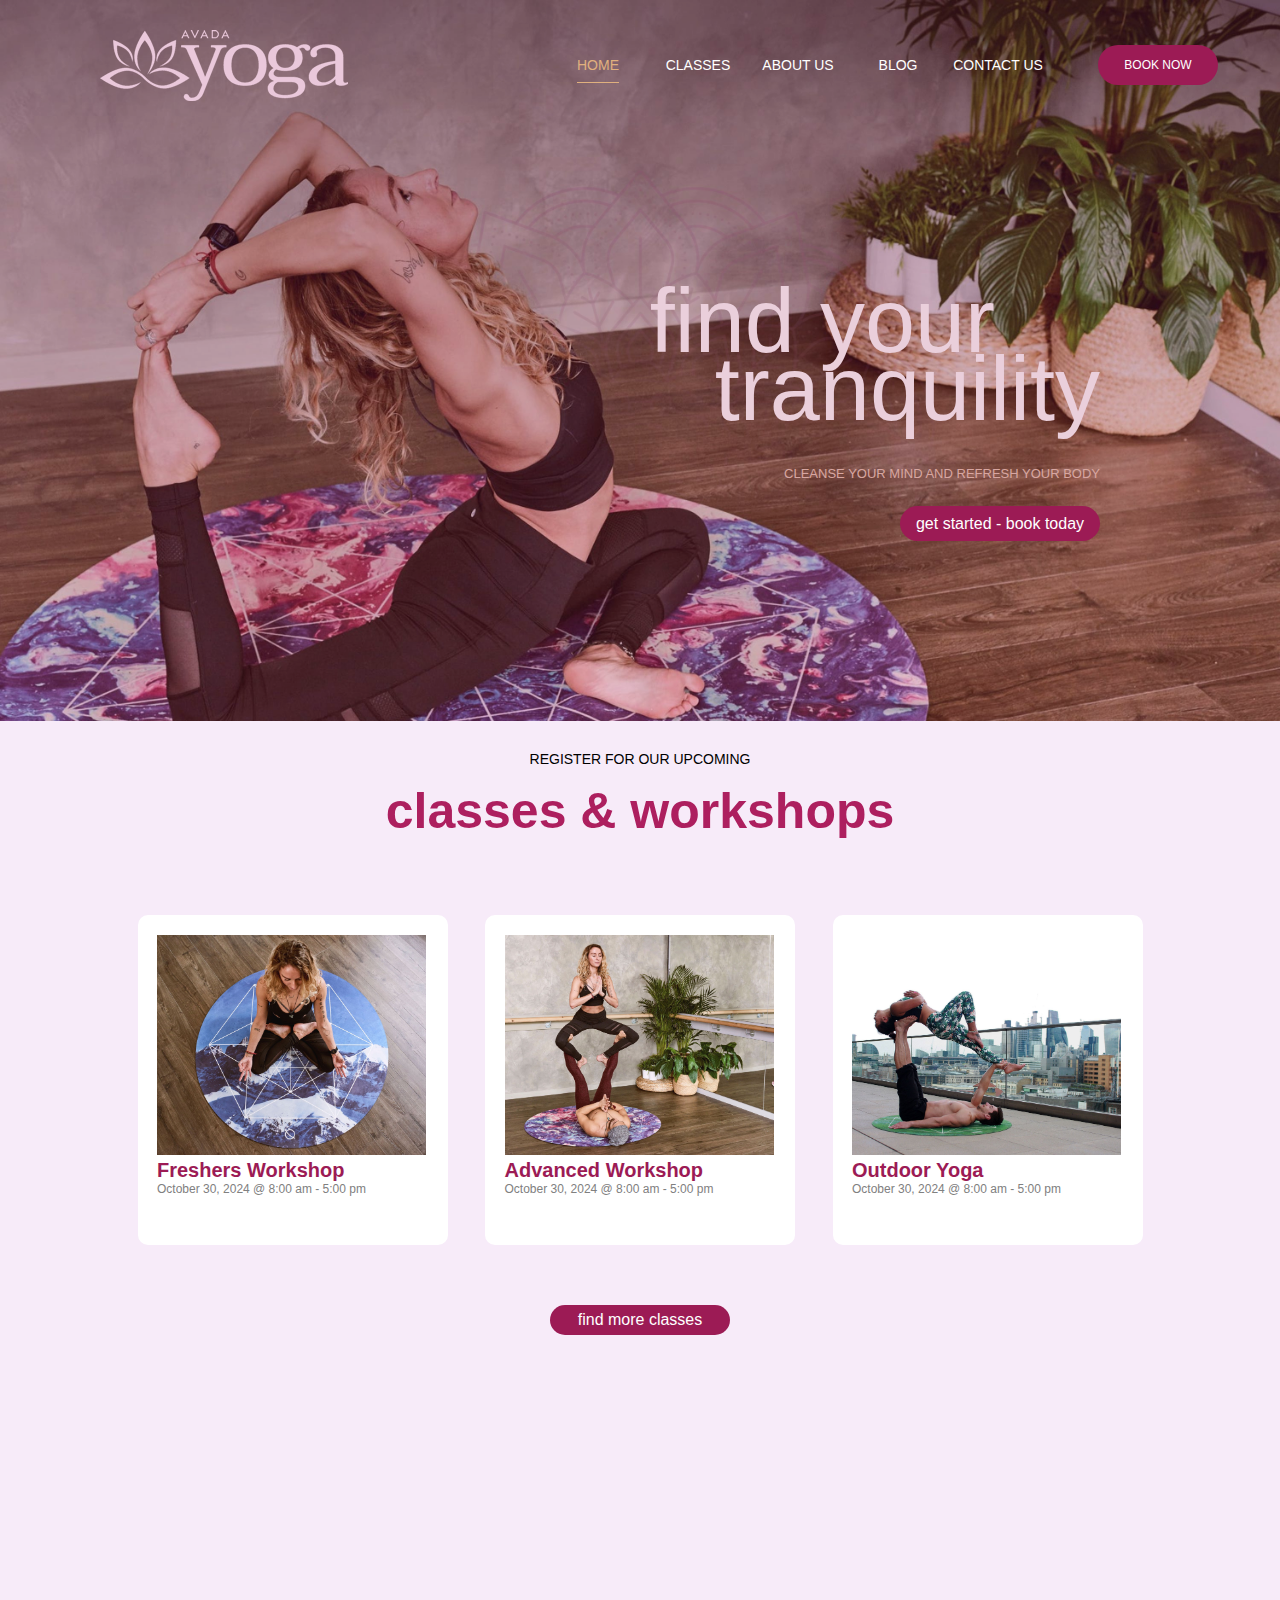
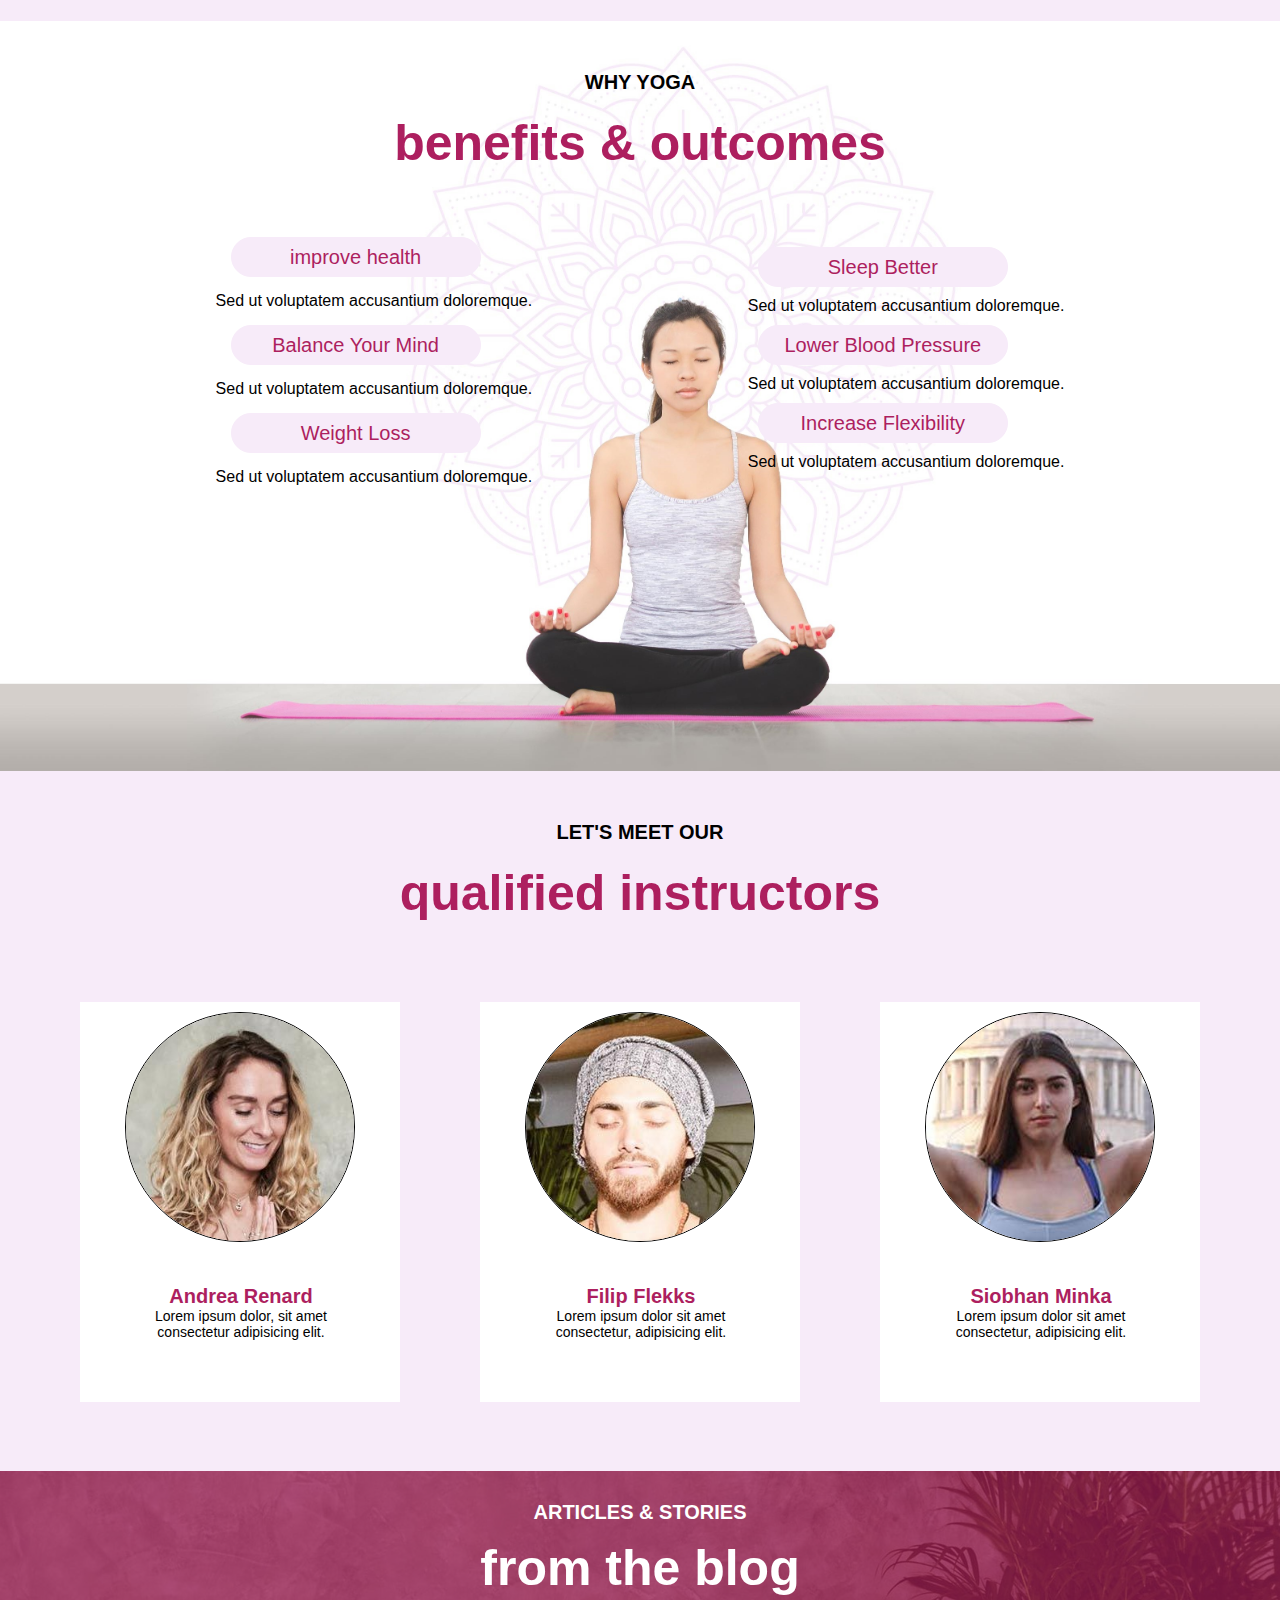
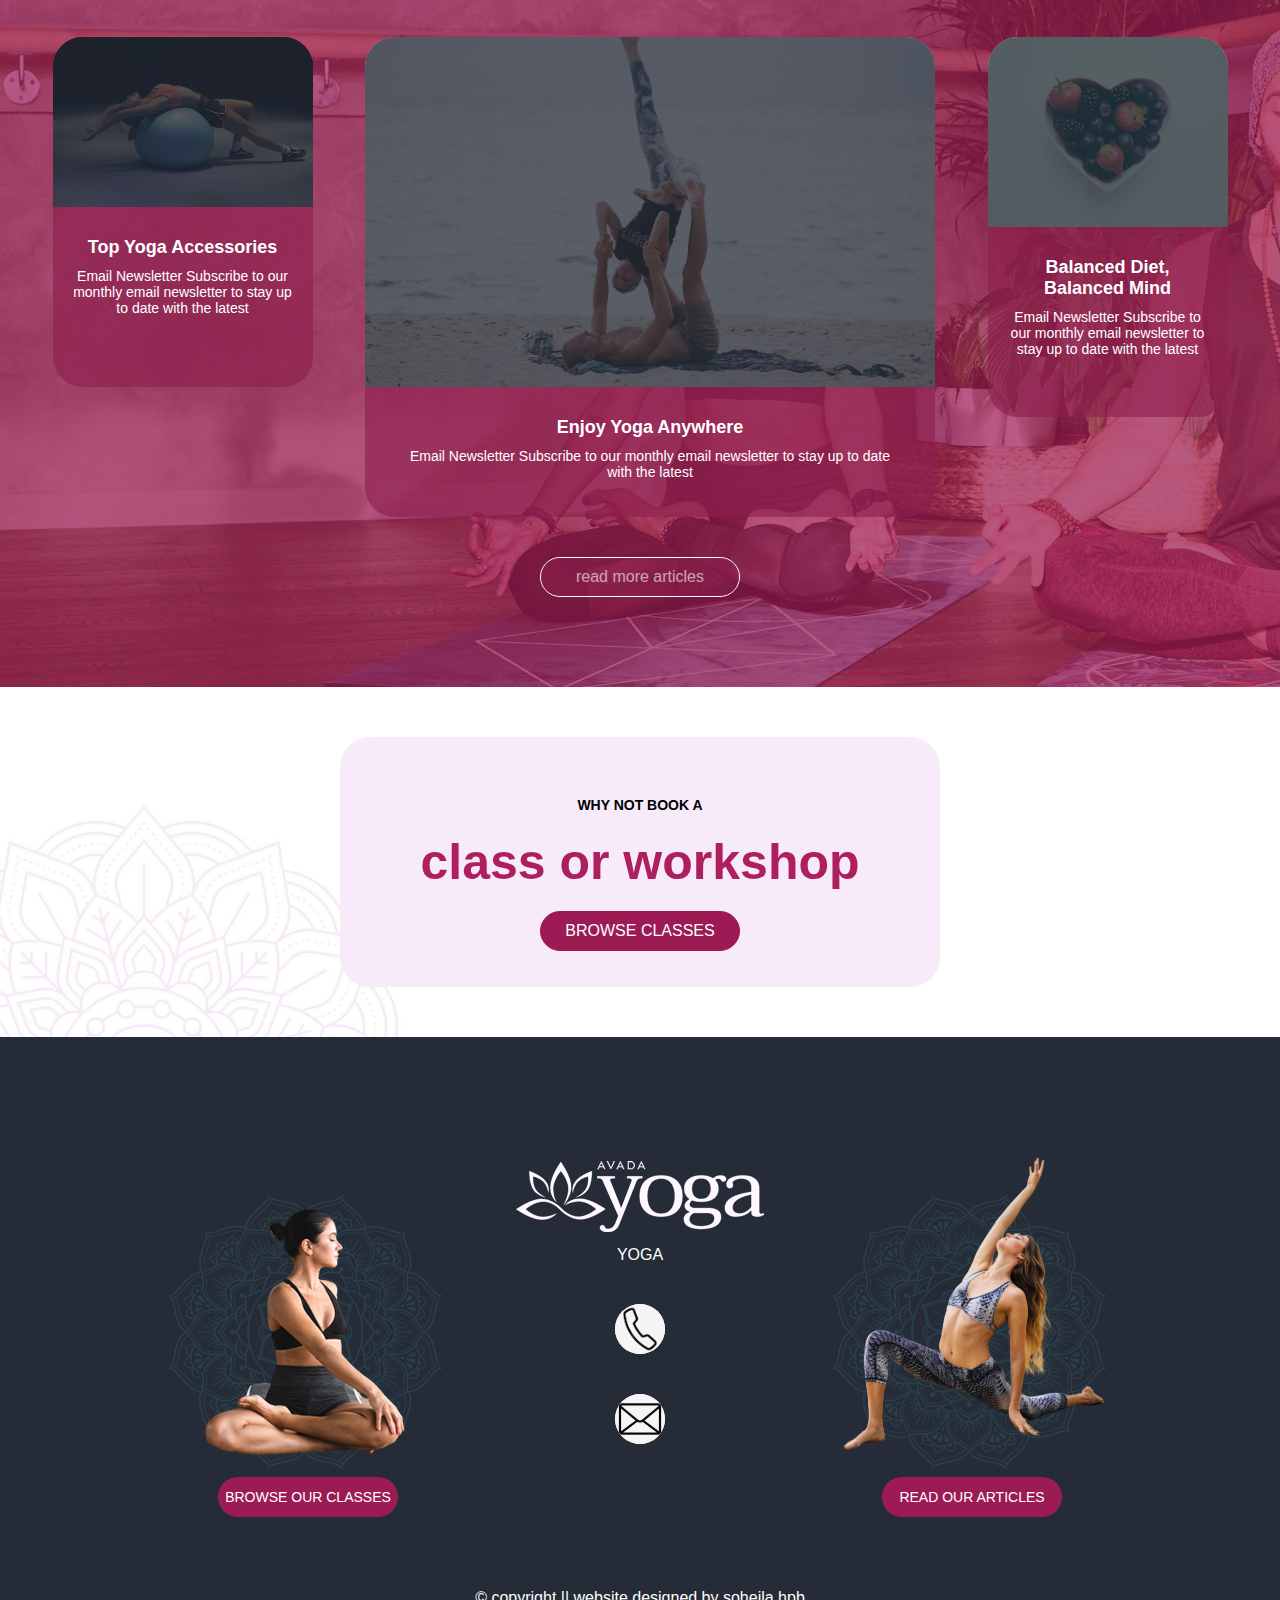
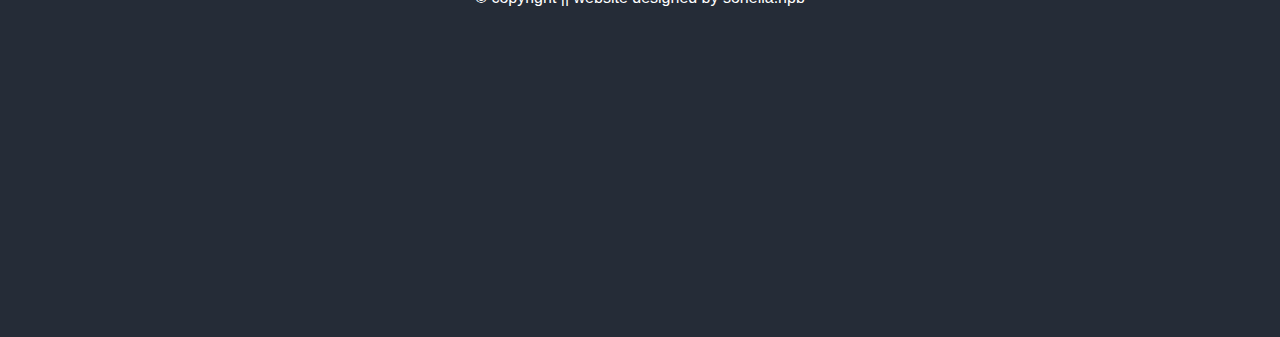
<file: index.html>
<!DOCTYPE html>
<html lang="en">

<head>
    <meta charset="UTF-8">
    <meta name="viewport" content="width=device-width, initial-scale=1.0">
    <title>Document</title>
    <link rel="stylesheet" href="assets/stylesheet/global.css">
    <link rel="stylesheet" href="assets/stylesheet/master.css">
</head>

<body>
    <main>
        <section class="head">
            <div class="dark"></div>
            <div class="row">
                <header>
                    <figure>
                        <img src="assets/images/avada-yoga-logo.png" alt="">
                    </figure>
                    <nav>
                        <ul>
                            <li><a href="">home</a></li>
                            <li><a href="">classes</a></li>
                            <li><a href="">about us</a></li>
                            <li><a href="">blog</a></li>
                            <li><a href="">contact us</a></li>
                        </ul>
                    </nav>
                    <div class="row">
                        <a href="">book now</a>
                    </div>
                </header>
            </div>
            <section>
                <h2>find your</h2>
                <h2>tranquility</h2>
                <p>cleanse your mind and refresh your body</p>
                <div class="row">
                    <a href="">get started - book today</a>
                </div>
            </section>
        </section>
        <!-- -------------------------------------------------------- -->
        <section class="registers">
            <div class="row">
                <p>REGISTER FOR OUR UPCOMING</p>
                <h3>classes & workshops</h3>
            </div>
            <div class="row">
                <figure>
                    <div class="border">
                        <img src="assets/images/freshers-workshop-featured.jpg" alt="">
                        <figcaption>
                            <h5>Freshers Workshop</h5>
                            <span>October 30, 2024 @ 8:00 am - 5:00 pm</span>
                        </figcaption>
                    </div>
                </figure>
                <figure>
                    <div class="border">
                        <img src="assets/images/advanced-workshop-featured.jpg" alt="">
                        <figcaption>
                            <h5>Advanced Workshop</h5>
                            <span>October 30, 2024 @ 8:00 am - 5:00 pm</span>
                        </figcaption>
                    </div>
                </figure>
                <figure>
                    <div class="border">
                        <img src="assets/images/outdoor-yoga-featured.jpg" alt="">
                        <figcaption>
                            <h5>Outdoor Yoga</h5>
                            <span>October 30, 2024 @ 8:00 am - 5:00 pm</span>
                        </figcaption>
                    </div>
                </figure>
            </div>
            <div class="row">
                <a href="">find more classes</a>
            </div>
        </section>
        <!-- ---------------------------------------------------------------------- -->
        <section class="yoga">
            <div class="row">
                <strong>why yoga</strong>
                <h3>benefits & outcomes</h3>
            </div>
            <div class="row bens">
                <div class="row left">
                    <ul>
                        <li>improve health</li>
                        <li>Sed ut voluptatem accusantium doloremque.</li>
                        <li>Balance Your Mind</li>
                        <li>Sed ut voluptatem accusantium doloremque.</li>
                        <li>Weight Loss</li>
                        <li>Sed ut voluptatem accusantium doloremque.</li>
                    </ul>
                </div>
                <div class="row right">
                    <ul>
                        <li>Sleep Better</li>
                        <li>Sed ut voluptatem accusantium doloremque.</li>
                        <li>Lower Blood Pressure</li>
                        <li>Sed ut voluptatem accusantium doloremque.</li>
                        <li>Increase Flexibility</li>
                        <li>Sed ut voluptatem accusantium doloremque.</li>
                    </ul>
                </div>
            </div>
        </section>
        <!-- -------------------------------------------------------------------- -->
        <section class="meet">
            <div class="row">
                <strong>let's meet our</strong>
                <h3>qualified instructors</h3>
            </div>
            <div class="row">
                <figure>
                    <div class="border">
                        <img src="assets/images/instructor-photo-1.jpg" alt="">
                        <figcaption>
                            <h3>Andrea Renard</h3>
                            <p>Lorem ipsum dolor, sit amet consectetur adipisicing elit.</p>
                        </figcaption>
                    </div>
                </figure>
                <figure>
                    <div class="border">
                        <img src="assets/images/instructor-photo-2.jpg" alt="">
                        <figcaption>
                            <h3>Filip Flekks</h3>
                            <p>Lorem ipsum dolor sit amet consectetur, adipisicing elit.</p>
                        </figcaption>
                    </div>
                </figure>
                <figure>
                    <div class="border">
                        <img src="assets/images/instructor-photo-3.jpg" alt="">
                        <figcaption>
                            <h3>Siobhan Minka</h3>
                            <p>Lorem ipsum dolor sit amet consectetur, adipisicing elit.</p>
                        </figcaption>
                    </div>
                </figure>
            </div>
        </section>
        <!-- ------------------------------------------------------------------------------ -->
        <section class="blog">
            <div class="dark"></div>
            <div class="row">
                <strong>ARTICLES & STORIES</strong>
                <h3>from the blog</h3>
            </div>
            <div class="photos row">
                <div class="border">
                    <figure>
                        <img src="assets/images/top-yoga-accessories-featured.jpg" alt="">
                        <div class="gray"></div>
                    </figure>
                    <span>
                        <h4>Top Yoga Accessories</h4>
                        <p>Email Newsletter Subscribe to our monthly email newsletter to stay up to date with the latest</p>
                    </span>
                </div>
                <div class="border">
                    <figure>
                        <img src="assets/images/enjoy-yoga-featured-updated.jpg" alt="">
                        <div class="gray"></div>
                    </figure>
                    <span>
                        <h4>Enjoy Yoga Anywhere</h4>
                        <p>Email Newsletter Subscribe to our monthly email newsletter to stay up to date with the latest</p>
                    </span>
                </div>
                <div class="border">
                    <figure>
                        <img src="assets/images/balanced-diet-featured.jpg" alt="">
                        <div class="gray"></div>
                    </figure>
                    <span>
                        <h4>Balanced Diet, Balanced Mind</h4>
                        <p>Email Newsletter Subscribe to our monthly email newsletter to stay up to date with the latest</p>
                    </span>
                </div>
            </div>
            <div>
                <a href="">read more articles
                    <div class="gray"></div>
                </a>
                
            </div>
        </section>
        <!-- ---------------------------------------------------------------------------------------- -->
        <section class="workshop">
            <div class="container row">
                <strong>why not book a</strong>
                <h3>class or workshop</h3>
                <div>
                    <a href="">browse classes</a>
                </div>
            </div>
        </section>
        <!-- ----------------------------------------------------------------------------------------- -->
        <section class="footer">
            <div class="row">
                <div class="row">
                    <figure>
                        <img src="assets/images/yoga-footer-1.png" alt="">
                    </figure>
                    <div><a href="">Browse our classes</a></div>
               </div>
                <div class="row">
                    <figure>
                        <img src="assets/images/avada-yoga-logo.png" alt="">
                        <figcaption>YOGA</figcaption>
                    </figure>                    
                    <div>
                        <a href=""><img src="assets/images/phone.png" alt=""></a>
                        <a href="">9301404988</a>
                    </div>
                    <div>
                        <a href=""><img src="assets/images/emial.jpg" alt=""></a>
                        <a href="">soheilahasanpoory1999@gmail</a>
                    </div>

                </div>
                <div class="row">
                    <figure>
                        <img src="assets/images/yoga-footer-3.png" alt="">
                    </figure>
                    <div><a href="">read our articles</a></div>
                </div>
            </div>
            <div class="row">
                <p>&copy; copyright || website designed by soheila.hpb</p>
            </div>
        </section>
    </main>
</body>

</html>
</file>
<file: assets/stylesheet/global.css>
* {
    margin: 0;
    padding: 0;
    box-sizing: border-box;
}
body{
    font-family: Arial, "Helvetica Neue", Helvetica, sans-serif;
    width: 100%;
    /* overflow-x: hidden; */
}
li{
    list-style-type: none;
}
a ,a:visited{
    text-decoration: none;
    color: inherit;
}
.row{
    display: flex;
    flex-wrap: wrap;
}
</file>
<file: assets/stylesheet/master.css>
main {
  background-color: #F7EBF9;
}
main > .head {
  background-image: url(../images/home-hero-background.jpg);
  background-size: cover;
  padding: 20px 100px;
  position: relative;
}
main > .head > .dark {
  width: 100%;
  height: 100%;
  background-color: rgba(156, 27, 85, 0.2117647059);
  position: absolute;
  top: 0;
  left: 0;
}
main > .head > .row > * {
  text-transform: uppercase;
}
main > .head > .row > header {
  height: 90px;
  display: flex;
  align-items: center;
}
main > .head > .row > header > figure {
  width: 100%;
  height: 100%;
  display: flex;
  justify-content: center;
  align-items: center;
}
main > .head > .row > header > nav {
  margin-left: 200px;
}
main > .head > .row > header > nav > ul {
  width: 500px;
  height: 50px;
  display: flex;
  justify-content: end;
}
main > .head > .row > header > nav > ul > li {
  display: flex;
  align-items: center;
  justify-content: center;
  width: 100%;
  height: 100%;
  font-size: 14px;
  color: white;
}
main > .head > .row > header > nav > ul > li:nth-of-type(1) > a {
  color: #E0B07E;
}
main > .head > .row > header > nav > ul > li:nth-of-type(1) > a::after {
  content: "";
  opacity: 1;
  width: 100%;
  left: 0;
}
main > .head > .row > header > nav > ul > li > a {
  text-align: center;
  position: relative;
  transition: 0.4s;
}
main > .head > .row > header > nav > ul > li > a:hover {
  color: #E0B07E;
}
main > .head > .row > header > nav > ul > li > a:hover::after {
  opacity: 1;
  width: 100%;
  left: 0;
}
main > .head > .row > header > nav > ul > li > a::after {
  content: "";
  position: absolute;
  width: 0;
  height: 1px;
  background-color: #E0B07E;
  bottom: -10px;
  left: 50%;
  transition: 0.4s;
}
main > .head > .row > header > .row {
  margin-left: 50px;
}
main > .head > .row > header > .row > a {
  position: relative;
  display: flex;
  flex-wrap: wrap;
  width: 120px;
  height: 40px;
  color: white;
  background-color: #9c1b55;
  font-size: 12px;
  border-radius: 50px;
  display: flex;
  align-items: center;
  justify-content: center;
  transition: 0.4s;
}
main > .head > .row > header > .row > a:hover {
  background-color: #D92677;
}
main > .head > section {
  display: flex;
  flex-direction: column;
  align-items: end;
  padding: 160px 80px;
}
main > .head > section > h2 {
  font-size: 90px;
  font-weight: 100;
  color: white;
}
main > .head > section > h2:nth-of-type(1) {
  margin-right: 105px;
}
main > .head > section > h2:nth-of-type(2) {
  margin-top: -35px;
}
main > .head > section > p {
  color: #E7CCB6;
  font-size: 13px;
  text-transform: uppercase;
  margin: 25px 0;
}
main > .head > section > .row > a {
  position: relative;
  display: flex;
  justify-content: center;
  align-items: center;
  width: 200px;
  height: 35px;
  background-color: #9c1b55;
  color: white;
  border-radius: 50px;
  transition: 0.4s;
}
main > .head > section > .row > a:hover {
  background-color: #D92677;
}
main > .registers {
  width: 100%;
  height: 100vh;
}
main > .registers > .row {
  padding: 30px 100px;
  justify-content: center;
  align-items: center;
}
main > .registers > .row:nth-of-type(1) {
  flex-direction: column;
}
main > .registers > .row:nth-of-type(1) > p {
  font-size: 14px;
  color: black;
}
main > .registers > .row:nth-of-type(1) > h3 {
  margin: 15px 0;
  font-size: 50px;
  color: #AD1F5F;
}
main > .registers > .row:nth-of-type(2) {
  justify-content: space-evenly;
}
main > .registers > .row:nth-of-type(2) > figure {
  display: flex;
  flex-direction: column;
  width: 310px;
  height: 330px;
  background-color: white;
  border-radius: 10px;
  align-items: center;
}
main > .registers > .row:nth-of-type(2) > figure > .border {
  margin-top: 20px;
  width: 271px;
  height: 290px;
  transition: 0.4s;
}
main > .registers > .row:nth-of-type(2) > figure > .border:hover {
  border: 1px solid black;
}
main > .registers > .row:nth-of-type(2) > figure > .border > img {
  width: 269px;
  height: 220px;
  -o-object-fit: cover;
     object-fit: cover;
}
main > .registers > .row:nth-of-type(2) > figure > .border > figcaption {
  width: 270px;
  display: flex;
  flex-direction: column;
  align-items: start;
}
main > .registers > .row:nth-of-type(2) > figure > .border > figcaption > h5 {
  color: #9c1b55;
  font-size: 20px;
}
main > .registers > .row:nth-of-type(2) > figure > .border > figcaption > span {
  color: gray;
  font-size: 12px;
}
main > .registers > .row:nth-of-type(3) {
  align-items: end;
}
main > .registers > .row:nth-of-type(3) > a {
  display: flex;
  justify-content: center;
  align-items: center;
  background-color: #9c1b55;
  width: 180px;
  height: 30px;
  border-radius: 50px;
  color: white;
}
main > .registers > .row:nth-of-type(3) > a:hover {
  background-color: #D92677;
}
main > .yoga {
  width: 100%;
  min-height: 750px;
  background-image: url(../images/why-yoga-background.jpg);
  background-size: cover;
}
main > .yoga > .row {
  flex-direction: column;
  align-items: center;
  justify-content: center;
}
main > .yoga > .row > strong {
  margin: 50px 0 0 0;
  text-transform: uppercase;
  font-size: 20px;
}
main > .yoga > .row > h3 {
  margin: 20px 0 0 0;
  font-size: 50px;
  color: #AD1F5F;
}
main > .yoga > .bens {
  flex-direction: row;
  justify-content: space-evenly;
  margin-top: 50px;
}
main > .yoga > .bens > .left > ul > li:nth-of-type(2n-1) {
  display: flex;
  align-items: center;
  justify-content: center;
  width: 250px;
  height: 40px;
  border: 1px solid #F7EBF9;
  border-radius: 20px;
  background-color: #F7EBF9;
  text-align: center;
  color: #AD1F5F;
  font-size: 20px;
  transition: 0.4s;
  margin: 15px;
}
main > .yoga > .bens > .left > ul > li:nth-of-type(2n-1):hover {
  transform: scale(1.1);
  color: #D92677;
  background-color: rgba(247, 235, 249, 0);
  border: 1px solid rgba(247, 235, 249, 0);
}
main > .yoga > .bens > .right > ul > li:nth-of-type(2n-1) {
  display: flex;
  align-items: center;
  justify-content: center;
  width: 250px;
  height: 40px;
  border: 1px solid #F7EBF9;
  border-radius: 20px;
  background-color: #F7EBF9;
  text-align: center;
  color: #AD1F5F;
  font-size: 20px;
  transition: 0.4s;
  margin: 10px;
}
main > .yoga > .bens > .right > ul > li:nth-of-type(2n-1):hover {
  transform: scale(1.1);
  color: #D92677;
  background-color: rgba(247, 235, 249, 0);
  border: 1px solid rgba(247, 235, 249, 0);
}
main > .meet {
  width: 100%;
  min-height: 700px;
}
main > .meet > .row:nth-of-type(1) {
  flex-direction: column;
  align-items: center;
}
main > .meet > .row:nth-of-type(1) > strong {
  margin: 50px 0 0 0;
  text-transform: uppercase;
  font-size: 20px;
}
main > .meet > .row:nth-of-type(1) > h3 {
  margin: 20px 0 0 0;
  font-size: 50px;
  color: #AD1F5F;
}
main > .meet > .row:nth-of-type(2) {
  margin: 80px 0 0 0;
  justify-content: space-evenly;
}
main > .meet > .row:nth-of-type(2) > figure {
  width: 320px;
  height: 400px;
  background-color: white;
  display: flex;
  justify-content: center;
}
main > .meet > .row:nth-of-type(2) > figure > .border {
  width: 230px;
  height: 230px;
  border: 1px solid black;
  border-radius: 50%;
  overflow: hidden;
  margin: 10px 0 0 0;
  transition: 0.4s;
}
main > .meet > .row:nth-of-type(2) > figure > .border:hover {
  transform: scale(1.05);
}
main > .meet > .row:nth-of-type(2) > figure > .border > img {
  width: 100%;
  height: 100%;
  -o-object-fit: cover;
     object-fit: cover;
}
main > .meet > .row:nth-of-type(2) > figure > .border > figcaption {
  position: absolute;
  display: flex;
  flex-direction: column;
  width: 230px;
  align-items: center;
  justify-content: center;
  margin-top: 40px;
}
main > .meet > .row:nth-of-type(2) > figure > .border > figcaption > * {
  text-align: center;
}
main > .meet > .row:nth-of-type(2) > figure > .border > figcaption > h3 {
  color: #AD1F5F;
  font-size: 20px;
  width: 200px;
}
main > .meet > .row:nth-of-type(2) > figure > .border > figcaption > p {
  width: 200px;
  font-size: 14px;
}
main > .blog {
  width: 100%;
  background-image: url(../images/inspirational-quote-background.jpg);
  background-size: cover;
  position: relative;
  padding-bottom: 100px;
}
main > .blog > .dark {
  width: 100%;
  height: 100%;
  position: absolute;
  bottom: 0;
  left: 0;
  background-color: rgba(156, 27, 85, 0.7176470588);
}
main > .blog > .row {
  position: relative;
  flex-direction: column;
  justify-content: center;
  align-items: center;
}
main > .blog > .row > strong {
  margin: 30px 0 0 0;
  text-transform: uppercase;
  font-size: 20px;
  color: white;
}
main > .blog > .row > h3 {
  margin: 15px 0 0 0;
  font-size: 50px;
  color: white;
}
main > .blog > .photos {
  flex-direction: row;
  margin: 40px 0;
  align-items: start;
  justify-content: space-evenly;
}
main > .blog > .photos > .border > figure:hover > .gray {
  opacity: 0;
}
main > .blog > .photos > .border:nth-of-type(1) {
  width: 260px;
  height: 350px;
  border-radius: 30px;
  overflow: hidden;
  background-color: rgba(141, 32, 77, 0.631372549);
}
main > .blog > .photos > .border:nth-of-type(1) > figure {
  width: 260px;
  height: 170px;
  position: relative;
}
main > .blog > .photos > .border:nth-of-type(1) > figure > img {
  width: 100%;
  height: 100%;
  -o-object-fit: cover;
     object-fit: cover;
}
main > .blog > .photos > .border:nth-of-type(1) > figure > .gray {
  z-index: 1;
  display: flex;
  width: 100%;
  height: 100%;
  position: absolute;
  top: 0;
  bottom: 0;
  background-color: rgba(37, 44, 55, 0.7529411765);
  transition: 0.4s;
}
main > .blog > .photos > .border:nth-of-type(1) > span {
  display: flex;
  flex-direction: column;
  align-items: center;
  justify-content: center;
  margin: 30px 0;
}
main > .blog > .photos > .border:nth-of-type(1) > span > * {
  width: 260px;
  text-align: center;
  color: white;
}
main > .blog > .photos > .border:nth-of-type(1) > span > h4 {
  font-size: 18px;
}
main > .blog > .photos > .border:nth-of-type(1) > span > p {
  font-size: 14px;
  width: 220px;
  margin: 10px 0;
}
main > .blog > .photos > .border:nth-of-type(2) {
  width: 570px;
  height: 480px;
  border-radius: 30px;
  overflow: hidden;
  background-color: rgba(141, 32, 77, 0.631372549);
}
main > .blog > .photos > .border:nth-of-type(2) > figure {
  width: 570px;
  height: 350px;
  position: relative;
}
main > .blog > .photos > .border:nth-of-type(2) > figure > img {
  width: 100%;
  height: 100%;
  -o-object-fit: cover;
     object-fit: cover;
}
main > .blog > .photos > .border:nth-of-type(2) > figure > .gray {
  z-index: 1;
  display: flex;
  width: 100%;
  height: 100%;
  position: absolute;
  top: 0;
  bottom: 0;
  background-color: rgba(37, 44, 55, 0.7529411765);
  transition: 0.4s;
}
main > .blog > .photos > .border:nth-of-type(2) > span {
  margin: 30px 0;
  display: flex;
  flex-direction: column;
  align-items: center;
  justify-content: center;
}
main > .blog > .photos > .border:nth-of-type(2) > span > * {
  width: 260px;
  text-align: center;
  color: white;
}
main > .blog > .photos > .border:nth-of-type(2) > span > h4 {
  font-size: 18px;
}
main > .blog > .photos > .border:nth-of-type(2) > span > p {
  font-size: 14px;
  width: 500px;
  margin: 10px 0;
}
main > .blog > .photos > .border:nth-of-type(3) {
  width: 240px;
  height: 380px;
  border-radius: 30px;
  overflow: hidden;
  background-color: rgba(141, 32, 77, 0.631372549);
}
main > .blog > .photos > .border:nth-of-type(3) > figure {
  width: 240px;
  height: 190px;
  position: relative;
}
main > .blog > .photos > .border:nth-of-type(3) > figure > img {
  width: 100%;
  height: 100%;
  -o-object-fit: cover;
     object-fit: cover;
}
main > .blog > .photos > .border:nth-of-type(3) > figure > .gray {
  display: flex;
  width: 100%;
  height: 100%;
  position: absolute;
  top: 0;
  left: 0;
  background-color: rgba(37, 44, 55, 0.7529411765);
  transition: 0.4s;
}
main > .blog > .photos > .border:nth-of-type(3) > span {
  margin: 30px 0;
  display: flex;
  flex-direction: column;
  align-items: center;
  justify-content: center;
}
main > .blog > .photos > .border:nth-of-type(3) > span > * {
  width: 260px;
  text-align: center;
  color: white;
}
main > .blog > .photos > .border:nth-of-type(3) > span > h4 {
  font-size: 18px;
  width: 130px;
}
main > .blog > .photos > .border:nth-of-type(3) > span > p {
  font-size: 14px;
  margin: 10px 0;
  width: 200px;
}
main > .blog > div {
  position: relative;
  display: flex;
  align-items: center;
  justify-content: center;
}
main > .blog > div > a {
  border: 1px solid white;
  color: white;
  margin-bottom: 20px;
  display: flex;
  align-items: center;
  justify-content: center;
  width: 200px;
  height: 40px;
  border-radius: 50px;
  overflow: hidden;
  position: relative;
}
main > .blog > div > a:hover > .gray {
  opacity: 0;
}
main > .blog > div > a > .gray {
  display: flex;
  width: 100%;
  height: 100%;
  position: absolute;
  top: 0;
  left: 0;
  background-color: rgba(141, 32, 77, 0.4235294118);
  transition: 0.4s;
}
main > .workshop {
  width: 100%;
  background-image: url(../images/cta-background-mandala.jpg);
  background-size: cover;
  min-height: 350px;
  display: flex;
  position: relative;
  align-items: center;
  justify-content: center;
  margin-top: -30px;
}
main > .workshop > .container {
  flex-direction: column;
  align-items: center;
  width: 600px;
  height: 250px;
  background-color: #F7EBF9;
  border-radius: 30px;
}
main > .workshop > .container > strong {
  margin: 60px 20px 20px 20px;
  text-transform: uppercase;
  font-size: 14px;
}
main > .workshop > .container > h3 {
  color: #AD1F5F;
  font-size: 50px;
}
main > .workshop > .container > div {
  margin: 20px;
}
main > .workshop > .container > div > a {
  display: flex;
  justify-content: center;
  align-items: center;
  text-transform: uppercase;
  border: 1px solid #9c1b55;
  background-color: #9c1b55;
  color: white;
  border-radius: 50px;
  width: 200px;
  height: 40px;
  transition: 0.4s;
}
main > .workshop > .container > div > a:hover {
  background-color: #D92677;
}
main > .footer {
  width: 100%;
  min-height: 100vh;
  background-color: #252C37;
  padding: 100px;
}
main > .footer > .row {
  justify-content: space-evenly;
}
main > .footer > .row:nth-of-type(1) {
  height: 400px;
}
main > .footer > .row:nth-of-type(1) > .row {
  flex-direction: column;
}
main > .footer > .row:nth-of-type(1) > .row:nth-of-type(1) {
  align-items: center;
  justify-content: center;
}
main > .footer > .row:nth-of-type(1) > .row:nth-of-type(1) > figure {
  width: 280px;
  height: 320px;
}
main > .footer > .row:nth-of-type(1) > .row:nth-of-type(1) > figure > img {
  margin-top: 38px;
}
main > .footer > .row:nth-of-type(1) > .row:nth-of-type(1) > div > a {
  display: flex;
  justify-content: center;
  align-items: center;
  width: 180px;
  height: 40px;
  background-color: #9c1b55;
  color: white;
  border-radius: 50px;
  transition: 0.4s;
  text-transform: uppercase;
  font-size: 14px;
}
main > .footer > .row:nth-of-type(1) > .row:nth-of-type(1) > div > a:hover {
  background-color: #D92677;
}
main > .footer > .row:nth-of-type(1) > .row:nth-of-type(2) {
  align-items: center;
  justify-content: center;
}
main > .footer > .row:nth-of-type(1) > .row:nth-of-type(2) > figure {
  margin-top: -70px;
}
main > .footer > .row:nth-of-type(1) > .row:nth-of-type(2) > figure > figcaption {
  margin-top: 10px;
  text-align: center;
  color: white;
}
main > .footer > .row:nth-of-type(1) > .row:nth-of-type(2) > div {
  margin-top: 20px;
  position: relative;
}
main > .footer > .row:nth-of-type(1) > .row:nth-of-type(2) > div:nth-of-type(1) > a {
  overflow: hidden;
}
main > .footer > .row:nth-of-type(1) > .row:nth-of-type(2) > div:nth-of-type(1) > a:first-of-type {
  margin-top: 20px;
  display: flex;
  align-items: center;
  justify-content: center;
  width: 50px;
  height: 50px;
  border-radius: 50%;
  background-color: white;
  color: #252C37;
  transition: 0.4s;
}
main > .footer > .row:nth-of-type(1) > .row:nth-of-type(2) > div:nth-of-type(1) > a:first-of-type:hover {
  transform: scale(1.2);
}
main > .footer > .row:nth-of-type(1) > .row:nth-of-type(2) > div:nth-of-type(1) > a:first-of-type > img {
  width: 100%;
  height: 100%;
  -o-object-fit: cover;
     object-fit: cover;
}
main > .footer > .row:nth-of-type(1) > .row:nth-of-type(2) > div:nth-of-type(1) > a:first-of-type:hover ~ a {
  opacity: 1;
  visibility: visible;
}
main > .footer > .row:nth-of-type(1) > .row:nth-of-type(2) > div:nth-of-type(1) > a:last-of-type {
  display: flex;
  position: absolute;
  left: 37px;
  bottom: -30px;
  justify-content: center;
  align-items: center;
  width: 140px;
  height: 40px;
  border-radius: 50px;
  background-color: rgba(156, 27, 85, 0.459);
  margin: 12px;
  color: #151b24;
  font-size: 14px;
  opacity: 0;
  visibility: hidden;
  font-weight: 900;
  transition: 0.4s;
}
main > .footer > .row:nth-of-type(1) > .row:nth-of-type(2) > div:nth-of-type(2) > a {
  overflow: hidden;
}
main > .footer > .row:nth-of-type(1) > .row:nth-of-type(2) > div:nth-of-type(2) > a:first-of-type {
  margin-top: 20px;
  display: flex;
  align-items: center;
  justify-content: center;
  width: 50px;
  height: 50px;
  border-radius: 50%;
  background-color: white;
  color: #252C37;
  transition: 0.4s;
}
main > .footer > .row:nth-of-type(1) > .row:nth-of-type(2) > div:nth-of-type(2) > a:first-of-type:hover {
  transform: scale(1.2);
}
main > .footer > .row:nth-of-type(1) > .row:nth-of-type(2) > div:nth-of-type(2) > a:first-of-type > img {
  width: 100%;
  height: 100%;
  -o-object-fit: cover;
     object-fit: cover;
}
main > .footer > .row:nth-of-type(1) > .row:nth-of-type(2) > div:nth-of-type(2) > a:first-of-type:hover ~ a {
  opacity: 1;
  visibility: visible;
}
main > .footer > .row:nth-of-type(1) > .row:nth-of-type(2) > div:nth-of-type(2) > a:last-of-type {
  display: flex;
  position: absolute;
  left: 35px;
  bottom: -35px;
  font-size: 14px;
  justify-content: center;
  align-items: center;
  width: 250px;
  height: 40px;
  border-radius: 50px;
  background-color: rgba(156, 27, 85, 0.459);
  margin: 12px;
  color: #151b24;
  opacity: 0;
  visibility: hidden;
  font-weight: 900;
  transition: 0.4s;
}
main > .footer > .row:nth-of-type(1) > .row:nth-of-type(3) {
  align-items: center;
  justify-content: center;
}
main > .footer > .row:nth-of-type(1) > .row:nth-of-type(3) > figure {
  width: 280px;
  height: 320px;
}
main > .footer > .row:nth-of-type(1) > .row:nth-of-type(3) > div > a {
  display: flex;
  justify-content: center;
  align-items: center;
  width: 180px;
  height: 40px;
  background-color: #9c1b55;
  color: white;
  border-radius: 50px;
  transition: 0.4s;
  text-transform: uppercase;
  font-size: 14px;
}
main > .footer > .row:nth-of-type(1) > .row:nth-of-type(3) > div > a:hover {
  background-color: #D92677;
}
main > .footer > .row:nth-of-type(2) {
  height: 50px;
  color: white;
  justify-content: center;
  align-items: end;
  margin-top: 20px;
}/*# sourceMappingURL=master.css.map */
</file>
